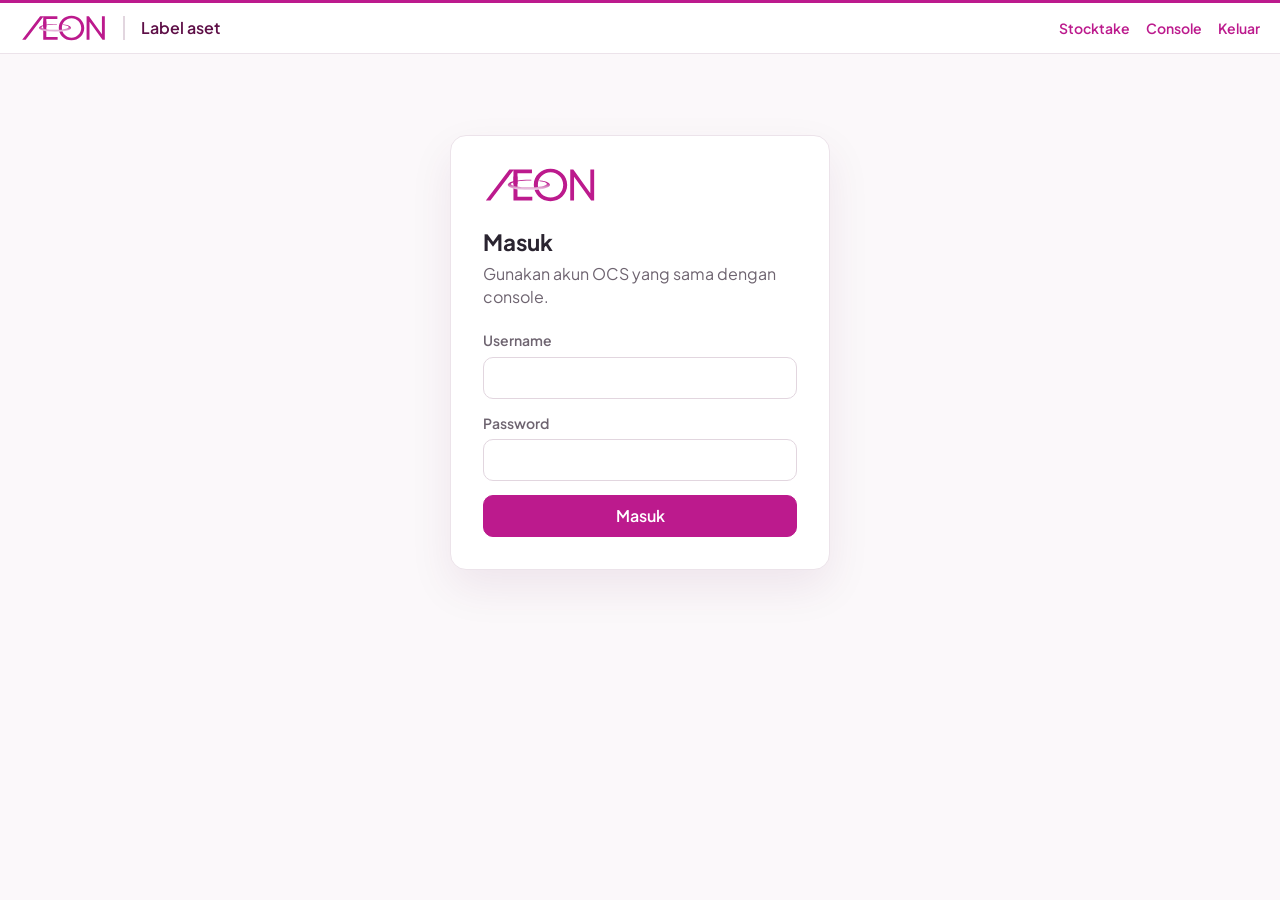
<file: aeon-apps/labels/index.html>
<!DOCTYPE html>
<html lang="id">
<head>
<meta charset="utf-8">
<meta name="viewport" content="width=device-width, initial-scale=1">
<title>Label aset — AEON IT</title>
<link rel="icon" href="/aeon/favicon.ico">
<link rel="stylesheet" href="../shared/aeon-app.css?v=__VER__">
<style>
  .toolbar { display: flex; flex-wrap: wrap; gap: 12px; align-items: flex-end; margin-bottom: 16px; }
  .toolbar .grow { flex: 1 1 220px; }
  .toolbar .input, .toolbar .select { width: 100%; }
  .count { color: var(--muted); font-size: .9rem; margin: 0 0 10px; }

  .tablebox { background: #fff; border: 1px solid var(--line); border-radius: 12px; overflow: auto; max-height: 52vh; }
  table { width: 100%; border-collapse: collapse; font-size: .9rem; }
  th, td { text-align: left; padding: 10px 12px; border-bottom: 1px solid var(--line); white-space: nowrap; }
  th { position: sticky; top: 0; background: var(--tint); color: var(--plum); font-weight: 600; font-size: .8125rem; z-index: 1; }
  tbody tr:hover { background: var(--tint); }
  tbody tr.sel { background: #FCEFF7; }
  td.id { font-weight: 700; font-variant-numeric: tabular-nums; }
  td.empty { color: var(--muted); font-style: italic; }
  input[type=checkbox] { width: 18px; height: 18px; accent-color: var(--magenta); }

  .preview-head { display: flex; align-items: baseline; justify-content: space-between; gap: 16px; margin: 28px 0 10px; }
  .preview-head h2 { font-size: 1.1rem; margin: 0; }
  .preview { background: #EDE6EB; border-radius: 12px; padding: 18px; overflow: auto; }
  .preview .sheet { background: #fff; box-shadow: 0 6px 20px rgba(42,36,48,.12); margin: 0 auto 18px; }
  .preview .roll { display: flex; flex-wrap: wrap; gap: 10px; }
  .preview .roll .label { background: #fff; box-shadow: 0 2px 8px rgba(42,36,48,.12); }

  /* ---------- label (ukuran fisik dalam mm) ---------- */
  .label { position: relative; overflow: hidden; color: #000; font-family: var(--font); display: flex; }
  .label .qr svg { display: block; width: 100%; height: 100%; }
  .label .txt { display: flex; flex-direction: column; justify-content: center; min-width: 0; flex: 1; }
  .label .logo { display: block; }
  .label .aid { font-weight: 800; letter-spacing: 0; white-space: nowrap; font-variant-numeric: tabular-nums; }
  .label .host, .label .sn { white-space: nowrap; overflow: hidden; text-overflow: ellipsis; }
  .label .bc svg { display: block; width: 100%; height: 100%; }

  /* 50 x 25 mm (printer label) */
  .f-roll .label { width: 50mm; height: 25mm; padding: 2mm 1.8mm 2mm 2mm; gap: 1.6mm; align-items: center; }
  .f-roll .label .qr { width: 19.5mm; height: 19.5mm; flex: none; }
  .f-roll .label .logo { height: 3.6mm; margin-bottom: 1.2mm; }
  .f-roll .label .aid { font-size: 7.3pt; }
  .f-roll .label .host { font-size: 6.6pt; margin-top: .6mm; }
  .f-roll .label .sn { font-size: 6pt; }
  .f-roll .label.code128 { flex-direction: column; align-items: stretch; gap: .4mm; padding: 1.6mm 2.2mm; }
  .f-roll .label.code128 .top { display: flex; justify-content: space-between; align-items: center; }
  .f-roll .label.code128 .bc { height: 9.5mm; }
  .f-roll .label.code128 .aid { text-align: center; font-size: 8pt; }

  /* A4 3 x 8 (70 x 37.125 mm) */
  .f-a4 .sheet { width: 210mm; height: 297mm; display: grid; grid-template-columns: repeat(3, 70mm); grid-auto-rows: 37.125mm; }
  .f-a4 .label { width: 70mm; height: 37.125mm; padding: 3mm 3.5mm; gap: 3mm; align-items: center; border: .2mm dashed transparent; }
  .preview .f-a4 .label { border-color: #E3D6DF; }
  .f-a4 .label .qr { width: 26mm; height: 26mm; flex: none; }
  .f-a4 .label .logo { height: 4.6mm; margin-bottom: 2mm; }
  .f-a4 .label .aid { font-size: 9.4pt; }
  .f-a4 .label .host { font-size: 8.5pt; margin-top: 1mm; }
  .f-a4 .label .sn { font-size: 7.5pt; }
  .f-a4 .label.code128 { flex-direction: column; align-items: stretch; gap: 1mm; padding: 3mm 4mm; }
  .f-a4 .label.code128 .top { display: flex; justify-content: space-between; align-items: center; }
  .f-a4 .label.code128 .bc { height: 13mm; }
  .f-a4 .label.code128 .aid { text-align: center; }

  #print-area { display: none; }
  @media print {
    body { background: #fff; }
    .app-header, .wrap, #login { display: none !important; }
    #print-area { display: block; }
    .f-a4 .sheet { break-after: page; box-shadow: none; margin: 0; }
    .f-roll .label { break-after: page; box-shadow: none; }
    .label { border-color: transparent !important; }
  }
</style>
<style id="page-size">@page { size: A4; margin: 0; }</style>
</head>
<body>
<header class="app-header">
  <img src="../shared/aeon-logo.svg" alt="AEON">
  <span class="app-name">Label aset</span>
  <span class="spacer"></span>
  <span class="who" id="who"></span>
  <a href="../stocktake/">Stocktake</a>
  <a href="/" >Console</a>
  <a href="#" id="logout">Keluar</a>
</header>

<section class="login" id="login" hidden>
  <img src="../shared/aeon-logo.svg" alt="AEON">
  <h1>Masuk</h1>
  <p class="lead">Gunakan akun OCS yang sama dengan console.</p>
  <form id="login-form" autocomplete="on">
    <label class="field">Username<input class="input" name="username" autocomplete="username" required></label>
    <label class="field">Password<input class="input" name="password" type="password" autocomplete="current-password" required></label>
    <div class="msg err" id="login-msg" hidden></div>
    <button class="btn primary" type="submit">Masuk</button>
  </form>
</section>

<main class="wrap" id="app" hidden>
  <h1>Cetak label aset</h1>
  <p class="lead">Pilih aset, atur format kertas, lalu cetak. Label memuat Asset ID dalam bentuk kode yang bisa dipindai saat stocktake.</p>

  <div class="toolbar">
    <label class="field grow">Cari
      <input class="input" id="q" placeholder="Asset ID, hostname, serial, PIC">
    </label>
    <label class="field">Lokasi
      <select class="select" id="f-lokasi"><option value="">Semua lokasi</option></select>
    </label>
    <label class="field">Kertas
      <select class="select" id="f-format">
        <option value="a4">A4 stiker 3 × 8 (70 × 37 mm)</option>
        <option value="roll">Printer label 50 × 25 mm</option>
      </select>
    </label>
    <label class="field">Kode
      <select class="select" id="f-code">
        <option value="qr">QR code</option>
        <option value="code128">Barcode Code128</option>
      </select>
    </label>
  </div>

  <p class="count" id="count">Memuat aset…</p>
  <div class="msg err" id="err" hidden></div>
  <div class="tablebox">
    <table>
      <thead><tr>
        <th><input type="checkbox" id="all" aria-label="Pilih semua yang tampil"></th>
        <th>Asset ID</th><th>Hostname</th><th>Serial</th><th>Lokasi</th><th>Area</th><th>PIC</th>
      </tr></thead>
      <tbody id="rows"></tbody>
    </table>
  </div>

  <div class="preview-head">
    <h2>Pratinjau cetak</h2>
    <button class="btn primary" id="print" disabled>Cetak 0 label</button>
  </div>
  <div class="preview" id="preview"><p class="count" style="margin:0">Belum ada aset yang dipilih.</p></div>
</main>

<div id="print-area"></div>

<script src="../vendor/qrcode.js?v=__VER__"></script>
<script src="../vendor/JsBarcode.all.min.js?v=__VER__"></script>
<script src="../shared/ocs.js?v=__VER__"></script>
<script src="labels.js?v=__VER__"></script>
</body>
</html>
</file>
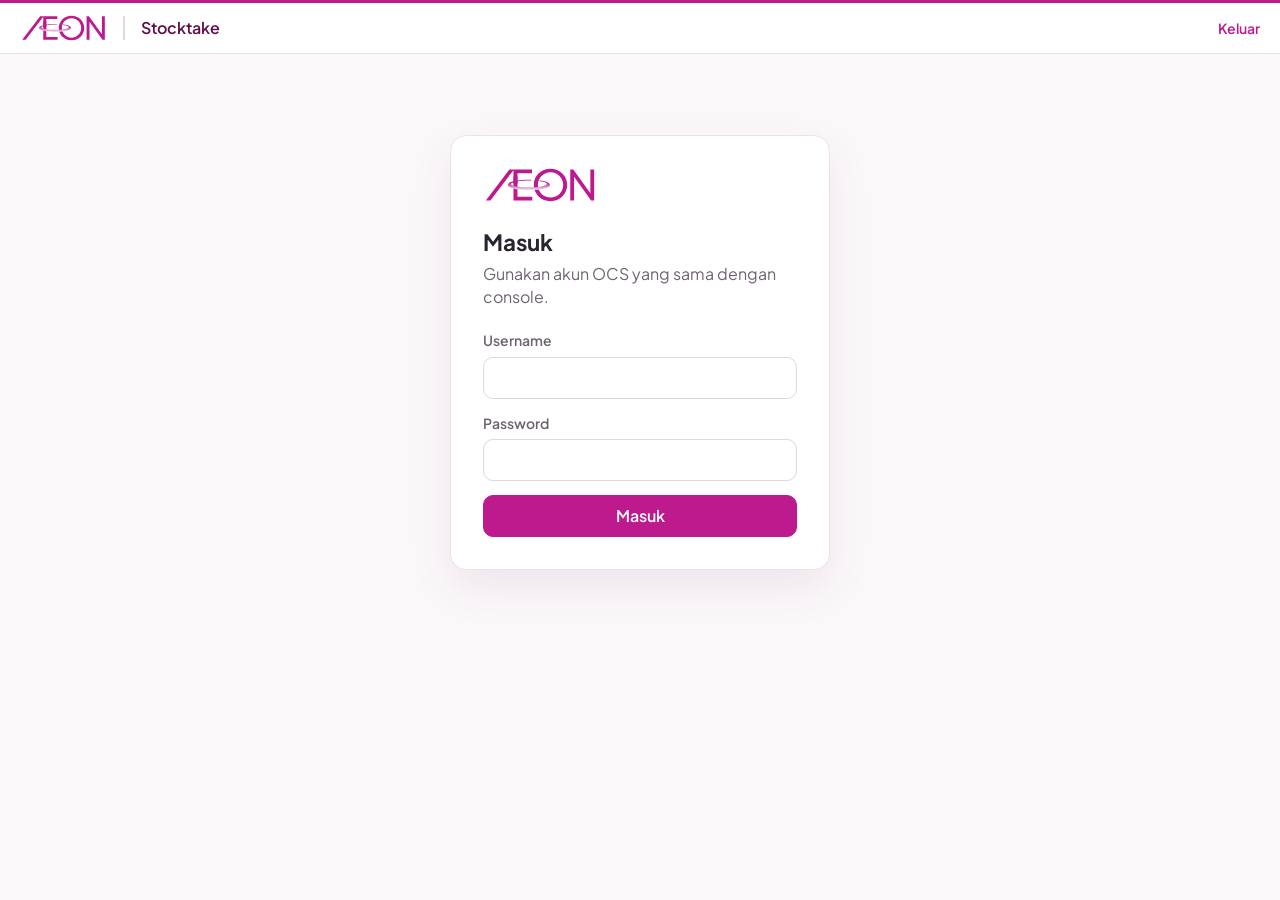
<file: aeon-apps/stocktake/index.html>
<!DOCTYPE html>
<html lang="id">
<head>
<meta charset="utf-8">
<meta name="viewport" content="width=device-width, initial-scale=1, viewport-fit=cover">
<meta name="theme-color" content="#BC1A8D">
<title>Stocktake — AEON IT</title>
<link rel="icon" href="/aeon/favicon.ico">
<link rel="stylesheet" href="../shared/aeon-app.css?v=__VER__">
<style>
  body { background: #FBF8FA; }
  .wrap { max-width: 560px; padding: 18px 16px 120px; }
  .card { background: #fff; border: 1px solid var(--line); border-radius: 14px; padding: 18px; margin-bottom: 14px; }
  .setup { display: grid; gap: 14px; }
  .setup .select, .setup .input { width: 100%; }
  .row2 { display: grid; grid-template-columns: 1fr 1fr; gap: 12px; }

  /* sesi */
  .session { display: flex; align-items: center; gap: 12px; margin-bottom: 12px; }
  .session .place { font-weight: 700; font-size: 1.05rem; }
  .session .place small { display: block; font-weight: 500; color: var(--muted); font-size: .8125rem; }
  .session .spacer { flex: 1; }
  .linkbtn { background: none; border: 0; color: var(--magenta); font-weight: 600; cursor: pointer; padding: 6px 0; }

  .progress { margin-bottom: 16px; }
  .progress .bar { height: 8px; background: var(--blush); border-radius: 99px; overflow: hidden; }
  .progress .bar span { display: block; height: 100%; width: 0; background: var(--magenta); border-radius: 99px; transition: width .3s; }
  .progress p { margin: 8px 0 0; font-size: .9rem; color: var(--muted); }
  .progress b { color: var(--ink); }

  /* pemindai: momen utama halaman */
  .scan { padding: 0; overflow: hidden; }
  .scan .viewer { position: relative; background: #1E1A21; aspect-ratio: 1 / 1; display: none; }
  .scan.on .viewer { display: block; }
  #reader { width: 100%; height: 100%; }
  #reader video { object-fit: cover; }
  .scan .bigbtn {
    width: 100%; min-height: 64px; border: 0; cursor: pointer;
    background: var(--magenta); color: #fff; font-size: 1.1rem; font-weight: 700;
    display: flex; align-items: center; justify-content: center; gap: 10px;
  }
  .scan .bigbtn:active { background: var(--deep); }
  .scan.on .bigbtn { background: #fff; color: var(--magenta); border-top: 1px solid var(--line); }
  .manual { display: flex; gap: 8px; padding: 14px; border-top: 1px solid var(--line); }
  .manual .input { flex: 1; min-width: 0; }
  .note { margin: 0; padding: 12px 14px; font-size: .85rem; color: var(--warn); background: var(--warn-bg); }

  /* hasil pindai */
  .result .aid { font-size: 1.7rem; font-weight: 800; letter-spacing: -.01em; line-height: 1.1; font-variant-numeric: tabular-nums; }
  .result .host { font-size: 1rem; font-weight: 600; margin-top: 4px; }
  .result dl { display: grid; grid-template-columns: auto 1fr; gap: 6px 14px; margin: 14px 0 0; font-size: .9rem; }
  .result dt { color: var(--muted); }
  .result dd { margin: 0; font-weight: 600; min-width: 0; overflow-wrap: anywhere; }
  .flag { margin-top: 14px; padding: 10px 12px; border-radius: 10px; font-size: .9rem; font-weight: 600; }
  .flag.warn { background: var(--warn-bg); color: var(--warn); }
  .flag.ok { background: var(--ok-bg); color: var(--ok); }
  .flag.bad { background: var(--bad-bg); color: var(--bad); }
  .actions { display: grid; gap: 10px; margin-top: 16px; }
  .actions .btn { min-height: 52px; font-size: 1rem; }

  /* daftar */
  .tabs { display: flex; gap: 6px; margin: 22px 0 10px; }
  .tabs button { flex: 1; min-height: 40px; border-radius: 10px; border: 1px solid var(--field); background: #fff; font-weight: 600; cursor: pointer; }
  .tabs button[aria-selected=true] { background: var(--plum); border-color: var(--plum); color: #fff; }
  .list { list-style: none; margin: 0; padding: 0; background: #fff; border: 1px solid var(--line); border-radius: 14px; overflow: hidden; }
  .list li { display: flex; align-items: center; gap: 12px; padding: 12px 14px; border-bottom: 1px solid var(--line); }
  .list li:last-child { border-bottom: 0; }
  .list .meta { flex: 1; min-width: 0; }
  .list .meta b { display: block; font-variant-numeric: tabular-nums; }
  .list .meta span { display: block; color: var(--muted); font-size: .85rem; white-space: nowrap; overflow: hidden; text-overflow: ellipsis; }
  .list .empty { color: var(--muted); justify-content: center; font-size: .9rem; }
  .chip { flex: none; font-size: .75rem; font-weight: 700; padding: 4px 9px; border-radius: 99px; }
  .chip.ok { background: var(--ok-bg); color: var(--ok); }
  .chip.move { background: var(--warn-bg); color: var(--warn); }
  .chip.bad { background: var(--bad-bg); color: var(--bad); }
  .list .btn { min-height: 36px; padding: 0 12px; font-size: .85rem; }

  .toast {
    position: fixed; left: 50%; bottom: calc(18px + env(safe-area-inset-bottom)); transform: translateX(-50%) translateY(20px);
    background: var(--ink); color: #fff; padding: 12px 18px; border-radius: 12px; font-weight: 600; font-size: .95rem;
    opacity: 0; pointer-events: none; transition: opacity .2s, transform .2s; max-width: calc(100% - 32px);
  }
  .toast.show { opacity: 1; transform: translateX(-50%) translateY(0); }
  @media (prefers-reduced-motion: reduce) { .toast, .progress .bar span { transition: none; } }
</style>
</head>
<body>
<header class="app-header">
  <img src="../shared/aeon-logo.svg" alt="AEON">
  <span class="app-name">Stocktake</span>
  <span class="spacer"></span>
  <a href="#" id="logout">Keluar</a>
</header>

<section class="login" id="login" hidden>
  <img src="../shared/aeon-logo.svg" alt="AEON">
  <h1>Masuk</h1>
  <p class="lead">Gunakan akun OCS yang sama dengan console.</p>
  <form id="login-form" autocomplete="on">
    <label class="field">Username<input class="input" name="username" autocomplete="username" required></label>
    <label class="field">Password<input class="input" name="password" type="password" autocomplete="current-password" required></label>
    <div class="msg err" id="login-msg" hidden></div>
    <button class="btn primary" type="submit">Masuk</button>
  </form>
</section>

<main class="wrap" id="app" hidden>
  <div class="msg err" id="err" hidden></div>

  <!-- 1. Mulai sesi -->
  <section id="setup">
    <h1>Mulai stocktake</h1>
    <p class="lead">Pilih tempat yang sedang kamu cek. Aset yang tercatat di sana akan muncul sebagai daftar yang perlu ditemukan.</p>
    <form class="card setup" id="setup-form">
      <label class="field">Lokasi
        <select class="select" id="s-lokasi" required><option value="">Pilih lokasi</option></select>
      </label>
      <label class="field">Area (opsional)
        <select class="select" id="s-area"><option value="">Semua area</option></select>
      </label>
      <label class="field">Nama petugas
        <input class="input" id="s-petugas" required>
      </label>
      <button class="btn primary" type="submit">Mulai</button>
    </form>
  </section>

  <!-- 2. Sesi berjalan -->
  <section id="run" hidden>
    <div class="session">
      <div class="place" id="place"></div>
      <span class="spacer"></span>
      <button class="linkbtn" id="change">Ganti tempat</button>
    </div>
    <div class="progress"><div class="bar"><span id="bar"></span></div><p id="progress-text"></p></div>

    <div class="card scan" id="scan">
      <div class="viewer"><div id="reader"></div></div>
      <p class="note" id="insecure" hidden>Kamera hanya bisa dipakai lewat https://ocsaeon.itcnelita.com. Di sini, ketik Asset ID secara manual.</p>
      <button class="bigbtn" id="scan-btn" type="button">Pindai label</button>
      <form class="manual" id="manual">
        <input class="input" id="manual-q" placeholder="Asset ID, hostname, serial" autocomplete="off" autocapitalize="characters">
        <button class="btn" type="submit">Cari</button>
      </form>
    </div>

    <div class="card result" id="result" hidden></div>

    <div class="tabs" role="tablist">
      <button role="tab" aria-selected="true" data-tab="todo" id="tab-todo">Belum dicek</button>
      <button role="tab" aria-selected="false" data-tab="done" id="tab-done">Sudah dicek</button>
    </div>
    <ul class="list" id="list"></ul>
  </section>
</main>

<div class="toast" id="toast" role="status" aria-live="polite"></div>

<script src="../vendor/html5-qrcode.min.js?v=__VER__"></script>
<script src="../shared/ocs.js?v=__VER__"></script>
<script src="stocktake.js?v=__VER__"></script>
</body>
</html>
</file>
<file: aeon-apps/shared/aeon-app.css>
/* AEON apps (label & stocktake) — gaya bersama, selaras tema console OCS AEON */
@font-face {
  font-family: "Plus Jakarta Sans";
  src: url("PlusJakartaSans-var.woff2") format("woff2");
  font-weight: 200 800;
  font-display: swap;
}
:root {
  --magenta: #BC1A8D;
  --deep: #8C1268;
  --plum: #5E0F47;
  --blush: #F7E9F2;
  --tint: #FBF4F8;
  --ink: #2A2430;
  --muted: #6E6470;
  --line: #ECE3EA;
  --field: #E2D6DF;
  --ok: #1F7A4D;
  --ok-bg: #E8F5EE;
  --warn: #9A5B00;
  --warn-bg: #FFF4DE;
  --bad: #B3261E;
  --bad-bg: #FDECEA;
  --font: "Plus Jakarta Sans", "Segoe UI", -apple-system, Arial, sans-serif;
}
* { box-sizing: border-box; }
html, body { margin: 0; }
body {
  font-family: var(--font);
  color: var(--ink);
  background: #FBF8FA;
  -webkit-font-smoothing: antialiased;
  line-height: 1.45;
}
:focus-visible { outline: 2px solid var(--magenta); outline-offset: 2px; }
button, input, select { font: inherit; color: inherit; }

/* header */
.app-header {
  display: flex; align-items: center; gap: 16px;
  padding: 12px 20px;
  background: #fff;
  border-top: 3px solid var(--magenta);
  border-bottom: 1px solid var(--line);
}
.app-header img { height: 26px; display: block; }
.app-header .app-name { font-weight: 600; color: var(--plum); padding-left: 16px; border-left: 2px solid var(--field); }
.app-header .spacer { flex: 1; }
.app-header .who { color: var(--muted); font-size: .875rem; }
.app-header a { color: var(--magenta); text-decoration: none; font-size: .875rem; font-weight: 600; }

.wrap { max-width: 1120px; margin: 0 auto; padding: 24px 20px 48px; }
h1 { font-size: 1.6rem; line-height: 1.2; margin: 0 0 6px; letter-spacing: -.01em; }
.lead { margin: 0 0 22px; color: var(--muted); max-width: 62ch; }

/* kontrol */
.btn {
  display: inline-flex; align-items: center; justify-content: center; gap: 8px;
  min-height: 42px; padding: 0 18px;
  border-radius: 10px; border: 1px solid var(--field);
  background: #fff; color: var(--ink); font-weight: 600; cursor: pointer;
}
.btn:hover { border-color: #D6BCCD; background: var(--tint); }
.btn.primary { background: var(--magenta); border-color: var(--magenta); color: #fff; }
.btn.primary:hover { background: var(--deep); border-color: var(--deep); }
.btn:disabled { opacity: .5; cursor: not-allowed; }
.input, .select {
  height: 42px; padding: 0 12px;
  border: 1px solid var(--field); border-radius: 10px; background: #fff;
}
.input:focus, .select:focus { outline: none; border-color: var(--magenta); box-shadow: 0 0 0 3px rgba(188, 26, 141, .14); }
label.field { display: flex; flex-direction: column; gap: 6px; font-size: .875rem; font-weight: 600; color: var(--muted); }

/* login */
.login {
  max-width: 380px; margin: 9vh auto; padding: 32px;
  background: #fff; border: 1px solid var(--line); border-radius: 16px;
  box-shadow: 0 18px 44px rgba(94, 15, 71, .08);
}
.login img { height: 34px; margin-bottom: 22px; }
.login h1 { font-size: 1.4rem; }
.login form { display: grid; gap: 14px; margin-top: 18px; }
.msg { padding: 10px 12px; border-radius: 10px; font-size: .9rem; }
.msg.err { background: var(--bad-bg); color: var(--bad); }
.msg.info { background: var(--tint); color: var(--plum); }
[hidden] { display: none !important; }
</file>
